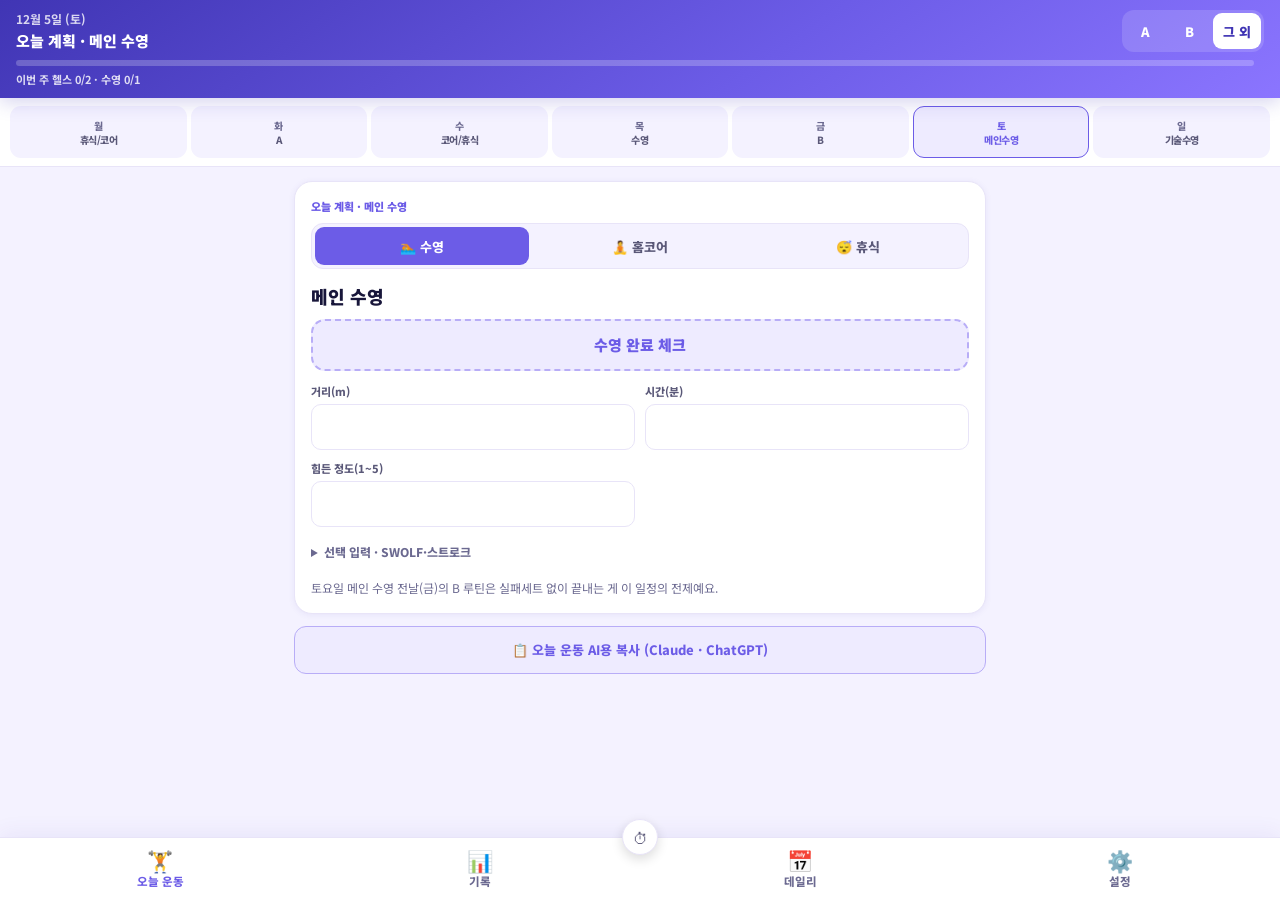
<file: index.html>
<!DOCTYPE html>
<html lang="ko">
<head>
<meta charset="UTF-8">
<meta name="viewport" content="width=device-width, initial-scale=1, maximum-scale=1, viewport-fit=cover">
<title>내 루틴</title>
<meta name="theme-color" content="#6c5ce7">
<link rel="manifest" href="manifest.json">
<link rel="apple-touch-icon" href="icons/icon-192.png">
<meta name="apple-mobile-web-app-capable" content="yes">
<meta name="apple-mobile-web-app-status-bar-style" content="default">
<link rel="stylesheet" href="css/style.css">
</head>
<body class="gym-active">

<header class="topbar" id="topbar">
  <div class="tb-row">
    <div class="tb-left">
      <div class="tb-date" id="todayLabel"></div>
      <div class="tb-title" id="progTitle"></div>
    </div>
    <div class="tb-seg" id="routineSeg" role="group" aria-label="오늘 루틴 선택"></div>
  </div>
  <div class="tb-prog"><div class="tb-bar"><div class="tb-fill" id="progFill"></div></div><span class="tb-prog-text" id="progText"></span></div>
  <div class="tb-week" id="weekChip"></div>
</header>

<div class="week-wrap"><div class="week-strip" id="weekStrip"></div></div>

<main class="main">
  <!-- 오늘 운동 -->
  <section class="tab-panel active" id="tab-gym" aria-label="오늘 운동">
    <div id="dayCard"></div>
    <div id="readinessBox"></div>
    <div class="complete-banner" id="completeBanner" aria-live="polite"></div>
    <div id="routineContent"></div>
    <div id="lowerBodyInline"></div>
    <button class="ai-btn share-today" type="button" onclick="copyDayShare(todayStr(), this)">📋 오늘 운동 AI용 복사 (Claude · ChatGPT)</button>
  </section>

  <!-- 기록 -->
  <section class="tab-panel" id="tab-history" aria-label="기록">
    <details class="hist-sec" open>
      <summary><div class="sec-hdr"><div class="sec-icon">📆</div><div class="sec-title">이번 주</div><span class="sec-chev">▾</span></div></summary>
      <div class="weekly-report" id="weekReport"></div>
    </details>
    <details class="hist-sec" open>
      <summary><div class="sec-hdr"><div class="sec-icon">📈</div><div class="sec-title">종목 진행</div><div class="sec-badge">차트 · PR</div><span class="sec-chev">▾</span></div></summary>
      <div class="chart-box">
        <div class="chart-sel-row" id="chartSel"></div>
        <div id="chartArea"><div class="chart-empty">운동을 선택하세요</div></div>
        <div id="prBox"></div>
      </div>
    </details>
    <details class="hist-sec" open>
      <summary><div class="sec-hdr"><div class="sec-icon">⚖️</div><div class="sec-title">몸·영양 추세</div><span class="sec-chev">▾</span></div></summary>
      <div class="ws-summary-box" id="weeklySummaryBox"></div>
    </details>
    <details class="hist-sec">
      <summary><div class="sec-hdr"><div class="sec-icon">📋</div><div class="sec-title">최근 기록</div><span class="sec-chev">▾</span></div></summary>
      <div id="histLog"></div>
    </details>
  </section>

  <!-- 데일리 -->
  <section class="tab-panel" id="tab-daily" aria-label="데일리">
    <details class="hist-sec" open>
      <summary><div class="sec-hdr"><div class="sec-icon">📅</div><div class="sec-title">주간 스케줄</div><span class="sec-chev">▾</span></div></summary>
      <div class="ws-box" id="weeklyScheduleBox"></div>
    </details>
    <details class="hist-sec" open>
      <summary><div class="sec-hdr"><div class="sec-icon">🍚</div><div class="sec-title">오늘 칼로리·매크로</div><span class="sec-chev">▾</span></div></summary>
      <div id="calorieTableBox"></div>
    </details>
    <details class="hist-sec" open>
      <summary><div class="sec-hdr"><div class="sec-icon">📝</div><div class="sec-title">오늘 기록</div><span class="sec-chev">▾</span></div></summary>
      <div id="dailyLogBox"></div>
    </details>
    <details class="hist-sec">
      <summary><div class="sec-hdr"><div class="sec-icon">🦵</div><div class="sec-title">하체 재도입 트래커</div><span class="sec-chev">▾</span></div></summary>
      <div id="lowerBodyBox"></div>
    </details>
  </section>

  <!-- 설정 -->
  <section class="tab-panel" id="tab-settings" aria-label="설정">
    <div class="sec-hdr"><div class="sec-icon">🎨</div><div class="sec-title">화면·소리</div></div>
    <div class="settings-box">
      <div class="set-line"><span>테마</span><div class="seg" id="themeSeg" role="group" aria-label="테마"></div></div>
      <label class="set-line"><span>휴식 종료음</span><input type="checkbox" id="soundSetting" onchange="toggleSound()"></label>
    </div>
    <div class="sec-hdr"><div class="sec-icon">💾</div><div class="sec-title">데이터 관리</div></div>
    <div class="backup-box">
      <div class="backup-note" id="backupNote">마지막 백업: 확인 중…</div>
      <div class="backup-btns">
        <button class="ai-btn" type="button" onclick="exportBackup()">📤 전체 백업 (JSON)</button>
        <button class="ai-btn" type="button" onclick="document.getElementById('importFile').click()">📥 백업 복원</button>
      </div>
      <input type="file" id="importFile" accept=".json,application/json" style="display:none" onchange="importBackup(this)">
      <div class="backup-hint">기록은 이 브라우저에만 저장된다. 폰 교체·브라우저 데이터 삭제 전 반드시 백업.</div>
      <div class="autobk-hdr">자동 백업 (기기 내 매일 1회 자동 저장, 최근 5개 보관)</div>
      <div id="autoBackupBox"></div>
    </div>
    <div class="sec-hdr"><div class="sec-icon">N</div><div class="sec-title">Notion 자동 기록</div></div>
    <div class="webhook-box">
      <label class="webhook-toggle"><input id="notionWebhookEnabled" type="checkbox"> 루틴 완료 시 Notion에 요약 1페이지 기록</label>
      <label>중계 웹훅 URL<input id="notionWebhookUrl" type="url" inputmode="url" placeholder="https://script.google.com/macros/s/…/exec" autocomplete="off"></label>
      <label>중계기 시크릿 (WEBHOOK_SECRET)<input id="notionWebhookSecret" type="password" placeholder="Apps Script 스크립트 속성의 값" autocomplete="off"></label>
      <div class="webhook-hint" id="notionSecretHint"></div>
      <div class="backup-btns">
        <button class="ai-btn" type="button" onclick="saveNotionWebhookSettings()">설정 저장</button>
        <button class="ai-btn" type="button" onclick="testNotionWebhook()">시험 전송</button>
      </div>
      <ol class="setup-steps"><li>저장소의 <code>integrations/notion-webhook.gs</code>를 Apps Script에 배포</li><li>스크립트 속성에 Notion 토큰·시크릿 저장</li><li>웹 앱 URL과 시크릿을 여기에 입력하고 시험 전송</li></ol>
      <div class="backup-hint">Notion 토큰은 앱이나 GitHub에 넣지 않습니다. 시크릿은 이 기기에만 저장돼요(백업 파일에는 포함). 기록은 사람이 읽는 요약과 AI가 읽기 쉬운 구조화 데이터로 함께 저장됩니다.</div>
    </div>
  </section>
</main>

<div class="bottom-dock" id="bottomDock">
  <button type="button" class="dock-toggle" id="dockToggle" onclick="toggleBottomDockMode()" aria-label="휴식 타이머 보기">⏱</button>
  <nav class="bnav" id="bnav">
    <button class="bnav-btn active" type="button" onclick="switchTab('gym')"><span class="bnav-icon">🏋️</span><span class="bnav-label">오늘 운동</span></button>
    <button class="bnav-btn" type="button" onclick="switchTab('history')"><span class="bnav-icon">📊</span><span class="bnav-label">기록</span></button>
    <button class="bnav-btn" type="button" onclick="switchTab('daily')"><span class="bnav-icon">📅</span><span class="bnav-label">데일리</span></button>
    <button class="bnav-btn" type="button" onclick="switchTab('settings')"><span class="bnav-icon">⚙️</span><span class="bnav-label">설정</span></button>
  </nav>
  <div class="bottom-rest-bar" id="bottomRestBar" role="timer" aria-live="polite">
    <div class="brb-top">
      <div class="brb-info"><span class="brb-label">휴식 타이머</span><span class="brb-time" id="brbDisplay">1:30</span><span class="brb-hint" id="brbHint"></span></div>
      <div class="brb-controls">
        <button type="button" class="brb-adj" onclick="adjustRestTime(-15,event)" aria-label="휴식시간 15초 줄이기">−15</button>
        <button type="button" class="brb-main" id="brbBtn" onclick="toggleRest()">시작</button>
        <button type="button" class="brb-adj" onclick="adjustRestTime(15,event)" aria-label="휴식시간 15초 추가">+15</button>
        <button type="button" class="brb-adj" data-sound-btn onclick="toggleSound()" aria-label="휴식 종료음 켜기/끄기">🔕</button>
      </div>
    </div>
    <div class="brb-track"><div class="brb-fill" id="brbFill" style="width:100%"></div></div>
  </div>
</div>

<div class="toast" id="toast" role="status" aria-live="polite"></div>

<script src="js/storage-migration.js" defer></script>
<script src="js/completion-sync.js" defer></script>
<script src="js/progression.js" defer></script>
<script src="js/app.js" defer></script>
</body>
</html>
</file>
<file: css/style.css>
@import url('https://fonts.googleapis.com/css2?family=Noto+Sans+KR:wght@400;500;700;900&family=Space+Grotesk:wght@500;600;700&display=swap');
:root {
  color-scheme:light;
  --bg:#f4f2ff;--surface:#fff;--card:#fff;--border:#e8e4f8;
  --accent:#6c5ce7;--accent-soft:#eeebff;--accent-mid:#b8adf7;--accent-ink:#4035b4;
  --green:#0fb57a;--green-soft:#e6fff5;
  --yellow:#c27a06;--yellow-soft:#fff8e6;
  --red:#e03131;--red-soft:#fff0f0;
  --text:#18163a;--text-2:#5a5878;--text-3:#6b6990;
  --inp:#fff;
  --mono:'Space Grotesk',sans-serif;--sans:'Noto Sans KR',sans-serif;
  --r:16px;--rs:10px;--sh:0 1px 6px rgba(80,60,180,.08);--shm:0 4px 18px rgba(80,60,180,.12);
}
body.dark{
  color-scheme:dark;
  --bg:#111124;--surface:#1b1b33;--card:#1b1b33;--border:#323052;
  --accent:#8b7cff;--accent-soft:#27244c;--accent-mid:#5a4fb0;--accent-ink:#cfc8ff;
  --green:#35d39a;--green-soft:#123629;--yellow:#f0b447;--yellow-soft:#3a2b12;--red:#ff6b6b;--red-soft:#3b181f;
  --text:#f4f1ff;--text-2:#c6c0e6;--text-3:#918bb8;--inp:#141429;
}
*{box-sizing:border-box;margin:0;padding:0;-webkit-tap-highlight-color:transparent}
body{background:var(--bg);color:var(--text);font-family:var(--sans);font-size:14px;line-height:1.55;min-height:100vh;padding-bottom:calc(96px + env(safe-area-inset-bottom))}
button{font-family:var(--sans)}
button:focus-visible,input:focus-visible,select:focus-visible,textarea:focus-visible,[role="button"]:focus-visible,summary:focus-visible{outline:2px solid var(--accent);outline-offset:2px}

/* ═══ TOP BAR (sticky) ═══ */
.topbar{position:sticky;top:0;z-index:50;background:linear-gradient(145deg,#4035b4 0%,#6c5ce7 60%,#8b75ff 100%);color:#fff;padding:calc(10px + env(safe-area-inset-top)) 16px 10px;box-shadow:0 4px 18px rgba(64,53,180,.22)}
body.dark .topbar{background:linear-gradient(145deg,#211c52 0%,#3d33a8 70%,#5647c9 100%)}
.tb-row{display:flex;align-items:center;justify-content:space-between;gap:10px}
.tb-left{min-width:0;flex:1}
.tb-date{font-size:12px;font-weight:700;opacity:.8}
.tb-title{font-size:15px;font-weight:900;white-space:nowrap;overflow:hidden;text-overflow:ellipsis}
.tb-seg{display:flex;gap:4px;background:rgba(255,255,255,.14);border-radius:12px;padding:3px;flex-shrink:0}
.tb-seg button{min-width:40px;min-height:36px;padding:0 10px;border:0;border-radius:9px;background:transparent;color:#fff;font-size:13px;font-weight:900;cursor:pointer}
.tb-seg button.active{background:#fff;color:var(--accent-ink)}
body.dark .tb-seg button.active{background:#fff;color:#3d33a8}
.tb-prog{display:flex;align-items:center;gap:10px;margin-top:8px}
.tb-bar{flex:1;height:6px;border-radius:99px;background:rgba(255,255,255,.22);overflow:hidden}
.tb-fill{height:100%;width:0;background:#fff;border-radius:99px;transition:width .3s}
.tb-prog-text{font-family:var(--mono);font-size:12px;font-weight:700;white-space:nowrap;min-width:0}
.tb-week{margin-top:5px;font-size:11px;font-weight:700;opacity:.82}

/* ═══ WEEK STRIP ═══ */
.week-wrap{background:var(--surface);border-bottom:1px solid var(--border);padding:8px 0}
.week-strip{display:grid;grid-template-columns:repeat(7,minmax(0,1fr));gap:4px;padding:0 10px}
.day-pill{display:flex;flex-direction:column;align-items:center;justify-content:center;gap:1px;border-radius:11px;padding:6px 2px;min-height:52px;border:1.5px solid transparent;background:var(--bg);text-align:center;position:relative}
.day-pill.clickable{cursor:pointer}
.day-pill.today{background:var(--accent-soft);border-color:var(--accent)}
.day-pill.done{background:var(--green-soft);border-color:var(--green)}
.day-pill.today.done{border-color:var(--accent)}
.dp-label{font-size:10px;color:var(--text-3);font-weight:800}
.dp-type{font-size:10px;line-height:1.2;letter-spacing:-.5px;color:var(--text-2);font-weight:800;word-break:keep-all}
.day-pill.today .dp-label,.day-pill.today .dp-type{color:var(--accent)}
.day-pill.done .dp-label,.day-pill.done .dp-type{color:var(--green)}
.dp-check{position:absolute;top:2px;right:4px;font-size:10px;color:var(--green);font-weight:900}

/* ═══ LAYOUT ═══ */
.main{padding:14px 14px 0;max-width:720px;margin:0 auto}
.tab-panel{display:none}
.tab-panel.active{display:block}
.sec-hdr{display:flex;align-items:center;gap:10px;margin:6px 0 12px}
.sec-icon{width:32px;height:32px;border-radius:10px;display:flex;align-items:center;justify-content:center;font-size:16px;font-weight:900;color:var(--accent);background:var(--accent-soft);flex-shrink:0}
.sec-title{font-size:16px;font-weight:900}
.sec-badge{margin-left:8px;font-size:10px;font-family:var(--mono);color:var(--text-3);background:var(--bg);border:1px solid var(--border);border-radius:8px;padding:2px 7px}
.hist-sec{margin-bottom:6px}
.hist-sec>summary{list-style:none;cursor:pointer}
.hist-sec>summary::-webkit-details-marker{display:none}
.sec-chev{margin-left:auto;color:var(--text-3);font-size:12px;transition:transform .2s}
.hist-sec[open]>summary .sec-chev{transform:rotate(180deg)}
.pc-empty{font-size:12px;color:var(--text-3)}
.pc-empty.center{text-align:center;padding:24px}

/* ═══ BUTTONS ═══ */
.btn-primary{display:block;width:100%;min-height:48px;margin-top:12px;border:0;border-radius:13px;background:var(--accent);color:#fff;font-size:14px;font-weight:900;cursor:pointer}
.btn-primary:disabled{opacity:.45;cursor:not-allowed}
.btn-block{display:block;width:100%;margin-bottom:12px}
.btn-ghost{min-height:46px;border:1.5px solid var(--border);border-radius:12px;background:var(--bg);color:var(--text-2);font-size:13px;font-weight:800;cursor:pointer}
.quick-row{display:grid;grid-template-columns:repeat(3,1fr);gap:6px;margin-top:10px}
.quick-btn{min-height:42px;background:var(--bg);border:1.5px solid var(--border);border-radius:11px;color:var(--text-2);font-size:12px;font-weight:800;padding:8px 6px;cursor:pointer;text-align:center}
.quick-btn.primary{background:var(--accent-soft);border-color:var(--accent-mid);color:var(--accent)}
.quick-btn.danger{background:var(--red-soft);border-color:rgba(224,49,49,.25);color:var(--red)}
.quick-btn:disabled{opacity:.45;cursor:not-allowed}
.quick-btn:active,.btn-primary:active,.btn-ghost:active{transform:translateY(1px)}
.link-btn{border:0;background:none;color:var(--accent);font-weight:900;font-size:11px;text-decoration:underline;cursor:pointer;padding:2px 4px}
.seg,.day-tabs{display:flex;gap:4px;background:var(--bg);border:1.5px solid var(--border);border-radius:12px;padding:3px}
.seg button,.day-tabs button{flex:1;min-height:38px;border:0;border-radius:9px;background:transparent;color:var(--text-2);font-size:13px;font-weight:800;cursor:pointer}
.seg button.active,.day-tabs button.active{background:var(--accent);color:#fff}
.chk-row{display:flex;align-items:center;gap:10px;min-height:44px;font-size:13px;font-weight:700;color:var(--text-2);cursor:pointer}
.chk-row input{width:22px;height:22px;accent-color:var(--accent);flex-shrink:0}

/* ═══ DAY CARD (헬스 아닌 날 · 회복 체크) ═══ */
.day-card{background:var(--surface);border:1.5px solid var(--border);border-radius:18px;padding:16px;margin-bottom:12px;box-shadow:var(--sh)}
.day-card.warn{border-color:rgba(194,122,6,.45);background:linear-gradient(180deg,var(--surface),var(--yellow-soft))}
.day-kicker{font-size:11px;font-weight:900;color:var(--accent);margin-bottom:8px}
.day-card.warn .day-kicker{color:var(--yellow)}
.day-tabs{margin-bottom:14px}
.day-title{font-size:18px;font-weight:900;margin-bottom:8px;display:flex;align-items:center;gap:8px}
.day-count{font-family:var(--mono);font-size:13px;color:var(--text-3)}
.day-hint{font-size:12px;color:var(--text-3);line-height:1.6;margin-top:10px}
.day-actions{display:grid;grid-template-columns:1fr 1fr;gap:8px;margin-top:12px}
.swim-done{width:100%;min-height:52px;border:2px dashed var(--accent-mid);border-radius:14px;background:var(--accent-soft);color:var(--accent);font-size:15px;font-weight:900;cursor:pointer;margin-bottom:12px}
.swim-done.on{border-style:solid;border-color:var(--green);background:var(--green-soft);color:var(--green)}
.mini-details{margin-top:4px}
.mini-details>summary{font-size:12px;font-weight:800;color:var(--text-3);cursor:pointer;padding:6px 0}
.core-list{display:flex;flex-direction:column;gap:7px}
.core-item{display:flex;align-items:flex-start;gap:10px;width:100%;text-align:left;background:var(--bg);border:1.5px solid var(--border);border-radius:13px;padding:11px 12px;cursor:pointer;color:var(--text)}
.core-item.on{border-color:var(--green);background:var(--green-soft)}
.core-box{width:24px;height:24px;border-radius:7px;border:2px solid var(--border);display:flex;align-items:center;justify-content:center;flex-shrink:0;font-weight:900;color:#fff;margin-top:1px}
.core-item.on .core-box{background:var(--green);border-color:var(--green)}
.core-text{display:flex;flex-direction:column;font-size:13px;line-height:1.45}
.core-text b{font-weight:900}
.core-text em{font-style:normal;font-family:var(--mono);font-size:12px;color:var(--accent);font-weight:700}
.core-text small{font-size:11px;color:var(--text-3);margin-top:2px}

/* ═══ READINESS ═══ */
.ready-card{background:var(--surface);border:1.5px solid var(--border);border-radius:16px;padding:10px 14px;margin-bottom:12px;box-shadow:var(--sh)}
.ready-title{font-size:13px;font-weight:900;margin-bottom:6px}
.ready-title span{font-size:11px;font-weight:700;color:var(--text-3);margin-left:6px}
.ready-row{display:grid;grid-template-columns:34px minmax(0,1fr) 58px;gap:8px;align-items:center;margin:4px 0}
.ready-lbl{font-size:12px;font-weight:900;color:var(--text-2)}
.ready-ends{font-size:10px;color:var(--text-3);text-align:right;white-space:nowrap}
.ready-scale{display:flex;gap:4px}
.ready-scale button{flex:1;min-width:0;height:36px;border-radius:10px;border:1.5px solid var(--border);background:var(--bg);color:var(--text-2);font-family:var(--mono);font-weight:700;font-size:14px;cursor:pointer}
.ready-scale button.pick{background:var(--accent);border-color:var(--accent);color:#fff}
.ready-line{display:flex;justify-content:space-between;align-items:center;gap:8px;width:100%;min-height:42px;margin-bottom:12px;padding:8px 12px;border-radius:12px;border:1.5px solid var(--border);background:var(--surface);color:var(--text-2);font-size:12px;font-weight:700;cursor:pointer;text-align:left}
.ready-line b{color:var(--text)}
.ready-line.good{border-color:rgba(15,181,122,.5)}
.ready-line.warn{border-color:rgba(194,122,6,.5);background:var(--yellow-soft)}
.ready-line.danger{border-color:rgba(224,49,49,.45);background:var(--red-soft)}
.ready-edit{font-family:var(--mono);font-size:11px;color:var(--text-3);white-space:nowrap}

/* ═══ EXERCISE CARD ═══ */
.ex-card{background:var(--surface);border:1.5px solid var(--border);border-radius:var(--r);margin-bottom:9px;overflow:hidden;box-shadow:var(--sh);scroll-margin-top:110px}
.ex-card.open{border-color:var(--accent-mid);box-shadow:var(--shm)}
.ex-card.done{border-color:rgba(15,181,122,.55)}
.ex-card.done:not(.open){background:var(--green-soft)}
.ex-card.stopped:not(.open){background:var(--red-soft);border-color:rgba(224,49,49,.35)}
.ex-head{display:flex;align-items:center;gap:10px;padding:12px 14px;min-height:60px;cursor:pointer;user-select:none}
.ex-num{font-family:var(--mono);font-size:11px;font-weight:700;color:var(--accent);background:var(--accent-soft);border-radius:7px;padding:3px 7px;flex-shrink:0}
.ex-card.done .ex-num{color:var(--green);background:rgba(15,181,122,.14)}
.ex-name-wrap{flex:1;min-width:0;display:flex;flex-direction:column}
.ex-name{font-size:15px;font-weight:900;display:flex;align-items:center;gap:4px}
.ex-info-btn{width:28px;height:28px;border-radius:50%;border:0;background:transparent;color:var(--text-3);font-size:14px;display:inline-flex;align-items:center;justify-content:center;cursor:pointer;flex-shrink:0}
.ex-target{font-size:11.5px;color:var(--text-3);font-family:var(--mono)}
.ex-right{display:flex;align-items:center;gap:6px}
.ex-status{font-family:var(--mono);font-size:12px;font-weight:700;color:var(--text-3);background:var(--bg);border-radius:8px;padding:2px 8px}
.ex-card.done .ex-status{color:#fff;background:var(--green)}
.ex-card.stopped .ex-status{color:#fff;background:var(--red)}
.ex-chev{color:var(--text-3);font-size:12px;transition:transform .2s}
.ex-card.open .ex-chev{transform:rotate(180deg)}
.ex-summary{padding:0 14px 11px 50px;margin-top:-6px;font-family:var(--mono);font-size:12px;font-weight:700;color:var(--green);cursor:pointer}
.ex-card.open .ex-summary{display:none}
.ex-card.stopped .ex-summary{color:var(--red)}
.ex-detail{display:none;border-top:1px solid var(--border);padding:12px 14px;background:var(--bg)}
.ex-detail.show{display:block}
.dl{margin-bottom:10px}.dl:last-child{margin-bottom:0}
.dl-label{font-size:10px;font-weight:800;letter-spacing:.4px;color:var(--text-3);margin-bottom:4px}
.dl-text{font-size:13px;line-height:1.6;color:var(--text-2)}
.tip-box{background:var(--accent-soft);border-left:3px solid var(--accent);border-radius:0 8px 8px 0;padding:8px 10px;font-size:12px;color:var(--accent);line-height:1.5;margin:8px 0 10px}
.warn-box{background:var(--red-soft);border-left:3px solid var(--red);border-radius:0 8px 8px 0;padding:8px 10px;font-size:12px;color:var(--red);line-height:1.5;margin-bottom:10px}
.alt-row{display:flex;gap:6px;flex-wrap:wrap}
.inc-chip{min-height:36px;padding:0 12px;border-radius:10px;border:1.5px solid var(--border);background:var(--surface);color:var(--text-2);font-size:12px;font-weight:800;cursor:pointer}
.inc-chip.pick{background:var(--accent);border-color:var(--accent);color:#fff}
.rec-body{display:none;padding:10px 12px 12px;border-top:1px solid var(--border)}
.ex-card.open .rec-body{display:block}
.top-insight{display:flex;align-items:center;gap:8px;border-radius:12px;padding:9px 10px;margin-bottom:8px;font-size:12.5px;line-height:1.45}
.top-insight.rec{background:var(--accent-soft);border:1.5px solid var(--accent-mid);color:var(--text)}
.top-insight.plateau{background:var(--yellow-soft);border:1.5px solid rgba(194,122,6,.35);color:var(--text)}
.ti-icon{font-size:16px;flex-shrink:0}
.ti-text{flex:1;font-weight:700}
.crb-apply-btn{min-height:38px;background:var(--accent);border:none;border-radius:10px;color:#fff;font-size:12px;font-weight:900;padding:0 12px;cursor:pointer;white-space:nowrap;flex-shrink:0}
.rec-prev{font-size:12px;color:var(--text-2);padding:6px 2px 4px}
.rec-prev b{font-family:var(--mono);color:var(--text)}

/* 세트 1줄: 번호 | kg 스테퍼 | 회 스테퍼 | 완료 */
.set-head,.set-row{display:grid;grid-template-columns:18px minmax(0,1.12fr) minmax(0,1fr) 46px;gap:6px;align-items:center}
.set-head{font-size:10px;font-weight:800;color:var(--text-3);text-align:center;margin:6px 0 4px}
.set-list{display:flex;flex-direction:column;gap:6px}
.set-row{padding:4px 0;border-radius:12px}
.set-row.checked{background:var(--green-soft)}
.set-no{font-family:var(--mono);font-size:13px;font-weight:700;color:var(--accent);text-align:center}
.set-row.checked .set-no{color:var(--green)}
.stepper{display:flex;align-items:stretch;height:48px;border:1.5px solid var(--border);border-radius:11px;overflow:hidden;background:var(--inp)}
.adj-s{width:34px;flex-shrink:0;border:0;background:var(--bg);color:var(--text-2);font-size:19px;font-weight:700;cursor:pointer;font-family:var(--mono);touch-action:manipulation}
.adj-s:active{background:var(--accent-soft);color:var(--accent)}
.rec-inp{flex:1;min-width:0;width:100%;border:0;background:var(--inp);color:var(--text);font-size:20px;font-family:var(--mono);font-weight:700;text-align:center;-webkit-appearance:none;appearance:none;-moz-appearance:textfield}
.rec-inp::-webkit-outer-spin-button,.rec-inp::-webkit-inner-spin-button{-webkit-appearance:none;margin:0}
.rec-inp:focus{outline:none;background:var(--accent-soft)}
.rec-inp::placeholder{color:var(--text-3);font-size:12px;font-weight:500}
.rec-inp.prefilled{color:var(--text-3)}
.set-check-btn{width:46px;height:48px;border-radius:12px;border:2px solid var(--border);background:var(--bg);color:var(--text-3);font-size:20px;font-weight:900;cursor:pointer}
.set-check-btn.checked{border-color:var(--green);background:var(--green);color:#fff}
.rir-row{display:flex;flex-direction:column;gap:6px;margin-top:10px;padding:9px 10px;border-radius:12px;background:var(--bg);border:1.5px solid var(--border)}
.rir-row.need{border-color:var(--accent);background:var(--accent-soft);animation:pulse 1.4s ease-in-out 3}
@keyframes pulse{50%{box-shadow:0 0 0 4px rgba(108,92,231,.18)}}
.rir-lbl{font-size:11px;font-weight:900;color:var(--text-2)}
.rir-row.need .rir-lbl{color:var(--accent)}
.rir-chips{display:grid;grid-template-columns:repeat(5,1fr);gap:5px}
.rir-chip{min-height:40px;border-radius:10px;border:1.5px solid var(--border);background:var(--surface);color:var(--text-2);font-family:var(--mono);font-size:14px;font-weight:700;cursor:pointer}
.rir-chip.pick{background:var(--accent);border-color:var(--accent);color:#fff}
.rec-extra-wrap{margin-top:10px}
.rec-extra-wrap>summary{font-size:12px;font-weight:800;color:var(--text-3);cursor:pointer;padding:6px 2px;min-height:32px}
.rec-extra{display:grid;gap:8px;margin-top:6px}
.rec-extra select,.rec-note{width:100%;min-height:42px;background:var(--bg);border:1.5px solid var(--border);border-radius:10px;color:var(--text);font-size:13px;font-weight:700;padding:9px 10px}
.rec-note{resize:vertical;min-height:52px;font-weight:500;line-height:1.5}

/* ═══ COMPLETE BANNER ═══ */
.complete-banner{display:none;background:linear-gradient(135deg,#0ea571,#00b87a);border-radius:18px;padding:18px;margin-bottom:12px;color:#fff;box-shadow:var(--shm);scroll-margin-top:110px}
.complete-banner.show{display:block}
.done-title{font-size:20px;font-weight:900;text-align:center}
.done-time{font-size:12px;opacity:.85;text-align:center;margin:2px 0 12px}
.complete-stats{display:grid;grid-template-columns:repeat(3,1fr);gap:8px;margin-bottom:12px}
.cs{background:rgba(255,255,255,.15);border:1px solid rgba(255,255,255,.25);border-radius:12px;padding:8px;text-align:center}
.cs-val{font-family:var(--mono);font-size:19px;font-weight:700;display:block}
.cs-label{font-size:10px;opacity:.8}
.done-next{background:rgba(255,255,255,.14);border-radius:12px;padding:10px 12px;font-size:12.5px}
.done-next ul{list-style:none;margin-top:4px;display:flex;flex-direction:column;gap:3px}
.done-advice{font-size:12px;opacity:.9;margin:10px 0}
.done-btns{display:grid;grid-template-columns:1fr 1fr;gap:8px}
.cal-btn{min-height:44px;background:rgba(255,255,255,.18);border:1px solid rgba(255,255,255,.35);border-radius:12px;color:#fff;font-size:13px;font-weight:800;cursor:pointer}
.notion-sync-status{min-height:16px;margin-top:8px;font-size:12px;font-weight:800;color:rgba(255,255,255,.92);text-align:center}
.notion-sync-status.error{color:#ffe1e1}

/* ═══ LOWER BODY INLINE ═══ */
.lb-inline{background:var(--surface);border:1.5px dashed var(--border);border-radius:var(--r);padding:12px 14px;margin:4px 0 12px}
.lb-inline>summary{list-style:none;cursor:pointer;display:flex;align-items:center;justify-content:space-between;gap:8px}
.lb-inline>summary::-webkit-details-marker{display:none}
.lb-inline-head{display:flex;flex-direction:column;font-size:12px;color:var(--text-2)}
.lb-inline-head b{font-size:14px;color:var(--text)}
.lb-inline-cta{font-size:12px;font-weight:900;color:var(--accent);white-space:nowrap}
.lb-inline-done{margin-top:8px;font-size:12px;font-weight:800;color:var(--text-2)}
.lb-inline .lb-session-form{margin-top:8px}

/* ═══ BOTTOM DOCK ═══ */
.bottom-dock{position:fixed;bottom:0;left:0;right:0;z-index:100}
.bnav{background:var(--surface);border-top:1px solid var(--border);display:flex;padding:6px 0 max(6px,env(safe-area-inset-bottom));box-shadow:0 -4px 20px rgba(80,60,180,.07)}
.bnav-btn{flex:1;min-height:50px;display:flex;flex-direction:column;align-items:center;justify-content:center;gap:2px;background:none;border:none;cursor:pointer}
.bnav-icon{font-size:21px;line-height:1}
.bnav-label{font-size:11.5px;font-weight:800;color:var(--text-3)}
.bnav-btn.active .bnav-label{color:var(--accent)}
.dock-toggle{position:absolute;left:50%;top:-18px;transform:translateX(-50%);width:36px;height:36px;border-radius:50%;border:1.5px solid var(--border);background:var(--surface);color:var(--text-2);font-size:15px;display:flex;align-items:center;justify-content:center;cursor:pointer;box-shadow:0 4px 12px rgba(0,0,0,.14);z-index:101}
.bottom-rest-bar{display:none;background:linear-gradient(145deg,#5b4cdb,#765ff0);color:#fff;padding:10px 14px max(10px,env(safe-area-inset-bottom));box-shadow:0 -4px 20px rgba(80,60,180,.2)}
.bottom-dock.mode-rest .bnav{display:none}
.bottom-dock.mode-rest .bottom-rest-bar{display:block}
.brb-top{display:flex;align-items:center;justify-content:space-between;gap:10px}
.brb-info{display:flex;flex-direction:column;min-width:0}
.brb-label{font-size:10px;font-weight:800;opacity:.75}
.brb-time{font-family:var(--mono);font-size:30px;font-weight:700;line-height:1.05}
.brb-hint{font-size:10px;opacity:.75;white-space:nowrap;overflow:hidden;text-overflow:ellipsis}
.bottom-rest-bar.warn .brb-time{color:#ffe08a}
.bottom-rest-bar.danger .brb-time{color:#ffb2b2}
.brb-controls{display:flex;gap:6px;flex-shrink:0}
.brb-adj{min-width:42px;min-height:44px;padding:0 8px;border:1px solid rgba(255,255,255,.28);border-radius:11px;background:rgba(255,255,255,.14);color:#fff;font-size:12px;font-weight:900;cursor:pointer}
.brb-main{min-height:44px;padding:0 14px;border:0;border-radius:12px;background:#fff;color:#5142c9;font-size:14px;font-weight:900;cursor:pointer}
.brb-track{height:4px;border-radius:99px;background:rgba(255,255,255,.22);margin-top:8px;overflow:hidden}
.brb-fill{height:100%;background:#fff;transition:width .25s linear}
.toast{position:fixed;bottom:calc(82px + env(safe-area-inset-bottom));left:50%;transform:translateX(-50%);max-width:calc(100vw - 32px);background:var(--text);color:var(--bg);font-size:13px;font-weight:800;padding:10px 18px;border-radius:20px;opacity:0;transition:opacity .2s;pointer-events:none;z-index:999;text-align:center;box-shadow:0 4px 24px rgba(0,0,0,.18)}
.toast.show{opacity:1}
.bottom-dock.mode-rest~.toast{bottom:calc(112px + env(safe-area-inset-bottom))}

/* ═══ HISTORY: 이번 주 ═══ */
.weekly-report{background:var(--surface);border:1.5px solid var(--border);border-radius:var(--r);padding:14px;margin-bottom:12px;box-shadow:var(--sh)}
.goal-head{display:flex;align-items:flex-start;justify-content:space-between;gap:10px;margin-bottom:12px}
.report-kicker{font-size:11px;font-weight:900;color:var(--text-3)}
.report-title{font-size:19px;font-weight:900}
.report-badge{background:var(--accent-soft);border:1px solid var(--accent-mid);color:var(--accent);border-radius:999px;padding:5px 9px;font-size:11px;font-weight:900;white-space:nowrap}
.goal-grid{display:grid;grid-template-columns:repeat(3,1fr);gap:7px}
.goal-item{background:var(--bg);border:1.5px solid var(--border);border-radius:12px;padding:9px}
.goal-item.met{border-color:var(--green);background:var(--green-soft)}
.goal-top{display:flex;justify-content:space-between;gap:4px;font-size:11.5px;font-weight:800;color:var(--text-2)}
.goal-top b{font-family:var(--mono);color:var(--text)}
.goal-bar{height:5px;background:var(--border);border-radius:99px;overflow:hidden;margin:6px 0 4px}
.goal-bar div{height:100%;background:var(--accent);border-radius:99px}
.goal-item.met .goal-bar div{background:var(--green)}
.goal-item small{font-size:10px;color:var(--text-3)}
.goal-note{font-size:10.5px;color:var(--text-3);margin-top:6px}
.remind-card{display:grid;grid-template-columns:1fr auto;gap:4px 10px;align-items:center;margin-top:10px;padding:10px 12px;border-radius:12px;background:var(--yellow-soft);border:1.5px solid rgba(194,122,6,.35)}
.remind-card b{font-size:12.5px}
.remind-card span{grid-column:1;font-size:11.5px;color:var(--text-2);line-height:1.5}
.remind-card .quick-btn{grid-column:2;grid-row:1/3;min-height:38px}
.report-sub{display:flex;align-items:baseline;gap:8px;margin:16px 0 8px}
.report-sub b{font-size:13px;font-weight:900}
.report-sub span{font-size:10.5px;color:var(--text-3)}
.ds-list{display:flex;flex-direction:column;gap:6px}
.ds-row{display:grid;grid-template-columns:74px minmax(0,1fr) 42px;gap:8px;align-items:center;font-size:12px;font-weight:700;color:var(--text-2)}
.ds-row b{font-family:var(--mono);text-align:right;color:var(--text)}
.ds-bar{height:8px;background:var(--bg);border:1px solid var(--border);border-radius:99px;overflow:hidden}
.ds-bar div{height:100%;background:var(--accent)}
.pg-list{display:flex;flex-direction:column;gap:4px}
.pg-row{display:grid;grid-template-columns:20px minmax(0,1fr) auto;gap:8px;align-items:center;padding:7px 10px;border-radius:10px;background:var(--bg);font-size:12px}
.pg-rk{font-family:var(--mono);font-weight:700;color:var(--accent)}
.pg-name{font-weight:800;white-space:nowrap;overflow:hidden;text-overflow:ellipsis}
.pg-state{font-weight:800;color:var(--text-2);white-space:nowrap}
.pg-row.increase{background:var(--green-soft)}
.pg-row.increase .pg-state{color:var(--green)}
.pg-row.plateau{background:var(--yellow-soft)}
.cal-box{background:var(--bg);border-radius:12px;padding:10px}
.cal-month{font-family:var(--mono);font-size:13px;font-weight:700;text-align:center;margin-bottom:8px}
.cal-dow,.cal-days{display:grid;grid-template-columns:repeat(7,1fr);gap:3px}
.cal-dow-lbl{font-size:10px;font-weight:800;color:var(--text-3);text-align:center}
.cd{aspect-ratio:1;display:flex;flex-direction:column;align-items:center;justify-content:center;font-size:12px;font-family:var(--mono);font-weight:600;color:var(--text-3);border-radius:8px}
.cd.has{background:var(--surface);color:var(--text)}
.cd.today{outline:2px solid var(--accent);color:var(--accent);font-weight:700}
.cd.empty{visibility:hidden}
.cd-marks{display:flex;gap:2px;height:6px}
.cd-marks i,.cal-legend i{display:inline-block;width:6px;height:6px;border-radius:50%}
.m-gym{background:var(--accent)}.m-swim{background:#1c9bd8}.m-core{background:var(--green)}
.cal-legend{font-size:10.5px;color:var(--text-3);margin-top:8px;display:flex;gap:6px;align-items:center;justify-content:center}

/* ═══ HISTORY: 종목 진행 ═══ */
.chart-box{background:var(--surface);border:1.5px solid var(--border);border-radius:var(--r);padding:12px;margin-bottom:12px;box-shadow:var(--sh)}
.chart-sel-row{display:flex;gap:6px;overflow-x:auto;scrollbar-width:none;padding-bottom:10px}
.chart-sel-row::-webkit-scrollbar{display:none}
.cchip{flex:0 0 auto;min-height:34px;font-size:12px;font-weight:800;color:var(--text-2);background:var(--bg);border:1.5px solid var(--border);border-radius:20px;padding:0 12px;cursor:pointer;white-space:nowrap}
.cchip.act{background:var(--accent);border-color:var(--accent);color:#fff}
.chart-empty{text-align:center;font-size:12px;color:var(--text-3);padding:20px 0}
.chart-legend{font-size:10.5px;color:var(--text-3);text-align:center;margin-top:4px;display:flex;gap:5px;align-items:center;justify-content:center}
.lg-a,.lg-b{display:inline-block;width:8px;height:8px;border-radius:50%;background:var(--accent)}.lg-b{background:var(--green)}
.pr-grid{display:grid;grid-template-columns:1fr 1fr;gap:8px;margin-top:10px}
.pr-card{background:var(--bg);border-radius:12px;padding:10px;display:flex;flex-direction:column}
.pr-card span{font-size:11px;font-weight:800;color:var(--text-3)}
.pr-card b{font-family:var(--mono);font-size:18px;color:var(--accent)}
.pr-card small{font-size:10.5px;color:var(--text-3)}
.pr-recent{margin-top:8px;display:flex;flex-direction:column}
.pr-row{display:grid;grid-template-columns:62px minmax(0,1fr) auto;gap:8px;padding:7px 2px;border-bottom:1px solid var(--border);font-size:12px}
.pr-row:last-child{border-bottom:0}
.pr-date{font-family:var(--mono);color:var(--text-3)}
.pr-sum{font-family:var(--mono);font-weight:700;overflow:hidden;text-overflow:ellipsis;white-space:nowrap}
.pr-rir{font-size:11px;color:var(--text-3)}

/* ═══ HISTORY: 추세 · 최근 기록 ═══ */
.ws-summary-box{display:flex;flex-direction:column;gap:6px;margin-bottom:12px}
.ws-summary-row{display:flex;align-items:center;justify-content:space-between;gap:10px;background:var(--surface);border:1.5px solid var(--border);border-radius:11px;padding:10px 12px}
.ws-summary-lbl{font-size:12px;font-weight:700;color:var(--text-2)}
.ws-summary-val{font-family:var(--mono);font-size:13px;font-weight:700;text-align:right}
.hist-log{background:var(--surface);border:1.5px solid var(--border);border-radius:var(--r);overflow:hidden;box-shadow:var(--sh);margin-bottom:12px}
.hist-log-item{border-bottom:1px solid var(--border);font-size:13px}
.hist-log-item:last-child{border-bottom:0}
div.hist-log-item,.hist-log-item>summary{display:flex;gap:12px;align-items:flex-start;padding:11px 14px}
.hist-log-item>summary{list-style:none;cursor:pointer}
.hist-log-item>summary::-webkit-details-marker{display:none}
.hist-log-item[open]>summary .sec-chev{transform:rotate(180deg)}
.hist-date{font-family:var(--mono);font-size:12px;color:var(--text-3);width:40px;flex-shrink:0}
.hist-main{display:flex;flex-direction:column;min-width:0;flex:1}
.hist-routine{font-weight:800}
.hist-detail{color:var(--text-3);font-size:12px}
.hist-ex{padding:0 14px 12px 66px;font-size:12px;color:var(--text-2);display:flex;flex-direction:column;gap:3px}
.hist-ex b{color:var(--text)}
.hist-copy{flex-shrink:0;min-width:44px;min-height:44px;margin:-8px -8px -8px 0;background:none;border:0;border-radius:12px;font-size:16px;cursor:pointer}
.hist-copy:active{background:var(--accent-soft)}
.share-today{display:block;width:100%;margin:12px 0 4px}
.share-modal{position:fixed;inset:0;z-index:1000;display:none;align-items:flex-end;background:rgba(0,0,0,.45)}
.share-modal.show{display:flex}
.share-sheet{width:100%;max-height:80vh;display:flex;flex-direction:column;gap:8px;background:var(--surface);border-radius:var(--r) var(--r) 0 0;padding:14px 14px calc(14px + env(safe-area-inset-bottom))}
.share-hdr{display:flex;align-items:center;justify-content:space-between;font-size:13px}
.share-close{min-width:44px;min-height:44px;background:none;border:0;color:var(--text-2);font-size:16px;cursor:pointer}
.share-text{width:100%;height:50vh;resize:none;background:var(--inp);color:var(--text);border:1px solid var(--border);border-radius:var(--rs);padding:10px;font:12px/1.5 var(--sans)}

/* ═══ DAILY ═══ */
.ws-box{display:grid;grid-template-columns:1fr 1fr;gap:6px;margin-bottom:12px}
.ws-note{grid-column:1/-1;font-size:11.5px;font-weight:800;color:var(--accent);background:var(--accent-soft);border-radius:10px;padding:8px 10px}
.ws-row{display:flex;align-items:center;gap:8px;background:var(--surface);border:1.5px solid var(--border);border-radius:12px;padding:8px 10px}
.ws-row.today{border-color:var(--accent);background:var(--accent-soft)}
.ws-day{width:22px;flex-shrink:0;font-size:12px;font-weight:900;color:var(--text-3)}
.ws-row.today .ws-day{color:var(--accent)}
.ws-label{font-size:13px;font-weight:700;line-height:1.35;word-break:keep-all}
.ws-sub{display:block;font-size:10.5px;font-weight:700;color:var(--text-3)}
.cal-type-row{display:grid;grid-template-columns:repeat(4,1fr);gap:6px;margin-bottom:10px}
.routine-chip{min-height:42px;background:var(--surface);border:1.5px solid var(--border);border-radius:12px;font-size:12px;font-weight:800;color:var(--text-2);cursor:pointer;padding:4px}
.routine-chip.active{background:var(--accent);border-color:var(--accent);color:#fff}
.cal-target-card{background:linear-gradient(145deg,#5b4cdb,#765ff0);border-radius:16px;padding:16px;color:#fff;text-align:center;margin-bottom:12px}
.cal-target-kcal{font-family:var(--mono);font-size:26px;font-weight:700}
.cal-target-macros{display:flex;justify-content:center;gap:16px;margin-top:4px;font-size:12px;font-weight:700;opacity:.88}
.dl-grid{display:grid;grid-template-columns:1fr 1fr;gap:10px;margin-bottom:10px}
.dl-grid label{font-size:11px;font-weight:800;color:var(--text-2)}
.dl-grid input{display:block;width:100%;min-height:46px;margin-top:4px;padding:0 11px;border:1.5px solid var(--border);border-radius:10px;background:var(--inp);color:var(--text);font-family:var(--mono);font-size:16px;-webkit-appearance:none}
#dailyLogBox{margin-bottom:12px}
.lb-stage-card{background:var(--surface);border:1.5px solid var(--border);border-radius:var(--r);padding:14px;box-shadow:var(--sh);margin-bottom:6px}
.lb-stage-num{font-size:11px;font-weight:900;color:var(--accent);letter-spacing:.3px}
.lb-stage-name{font-size:17px;font-weight:900;margin:2px 0 8px}
.lb-stage-meta{display:flex;gap:6px;flex-wrap:wrap}
.lb-stage-meta span{background:var(--bg);border:1px solid var(--border);border-radius:8px;padding:3px 8px;font-size:11px;font-weight:800;color:var(--text-2)}
.lb-streak{margin-top:10px;font-size:12px;color:var(--text-2)}
.lb-actions{display:grid;grid-template-columns:1fr 1fr;gap:8px;margin-top:10px}
.lb-regress-hint{font-size:11px;color:var(--text-3);margin-top:8px}
.lb-history{margin:12px 0;display:flex;flex-direction:column;gap:5px}
.lb-hist-row{font-size:11px;font-weight:700;padding:7px 10px;border-radius:9px;background:var(--surface);border:1px solid var(--border);color:var(--text-2)}
.lb-hist-row.pass{border-color:var(--green);color:var(--green)}
.lb-hist-row.fail{border-color:var(--red);color:var(--red)}

/* ═══ SETTINGS ═══ */
.settings-box,.backup-box,.webhook-box{background:var(--surface);border:1.5px solid var(--border);border-radius:var(--r);padding:14px;box-shadow:var(--sh);margin-bottom:18px}
.set-line{display:flex;align-items:center;justify-content:space-between;gap:12px;min-height:48px;font-size:13px;font-weight:800}
.set-line+.set-line{border-top:1px solid var(--border)}
.set-line .seg{flex:0 1 220px}
.set-line input[type="checkbox"]{width:24px;height:24px;accent-color:var(--accent)}
.backup-note{font-size:12px;font-weight:700;color:var(--text-2);margin-bottom:4px}
.backup-btns{display:flex;gap:8px}
.ai-btn{flex:1;min-height:48px;margin-top:8px;padding:10px;background:var(--accent-soft);border:1.5px solid var(--accent-mid);border-radius:12px;color:var(--accent);font-size:13px;font-weight:800;cursor:pointer}
.backup-hint{margin-top:10px;font-size:11px;color:var(--text-3);line-height:1.5}
.autobk-hdr{font-size:11px;font-weight:800;color:var(--text-3);margin-top:14px;padding-top:12px;border-top:1px solid var(--border);margin-bottom:8px}
.autobk-row{display:flex;align-items:center;justify-content:space-between;gap:10px;background:var(--bg);border:1.5px solid var(--border);border-radius:12px;padding:9px 12px;margin-bottom:6px}
.autobk-date{font-size:12px;font-weight:800}
.autobk-count{font-size:11px;color:var(--text-3)}
.autobk-row .quick-btn{flex-shrink:0;min-width:56px}
.webhook-box{display:grid;gap:10px}
.webhook-box>label:not(.webhook-toggle){font-size:11px;font-weight:800;color:var(--text-2)}
.webhook-box input[type="url"],.webhook-box input[type="password"]{display:block;width:100%;min-height:46px;margin-top:4px;padding:10px 11px;border:1.5px solid var(--border);border-radius:10px;background:var(--inp);color:var(--text);font-size:14px}
.webhook-toggle{display:flex;align-items:center;gap:10px;min-height:44px;font-size:13px;font-weight:900}
.webhook-toggle input{width:24px;height:24px;accent-color:var(--accent)}
.webhook-hint{font-size:11.5px;font-weight:800;color:var(--text-2)}
.setup-steps{padding-left:20px;font-size:11px;line-height:1.7;color:var(--text-2)}
.setup-steps code{font-size:10px;color:var(--accent);overflow-wrap:anywhere}

@media (max-width:360px){
  .main{padding:12px 10px 0}
  .set-head,.set-row{grid-template-columns:16px minmax(0,1.1fr) minmax(0,1fr) 42px;gap:4px}
  .adj-s{width:30px}
  .rec-inp{font-size:18px}
  .set-check-btn{width:42px}
  .brb-adj{min-width:36px;padding:0 6px}
  .quick-row{grid-template-columns:1fr 1fr}
}
@media (min-width:700px){
  .goal-grid{gap:10px}
}
</file>
